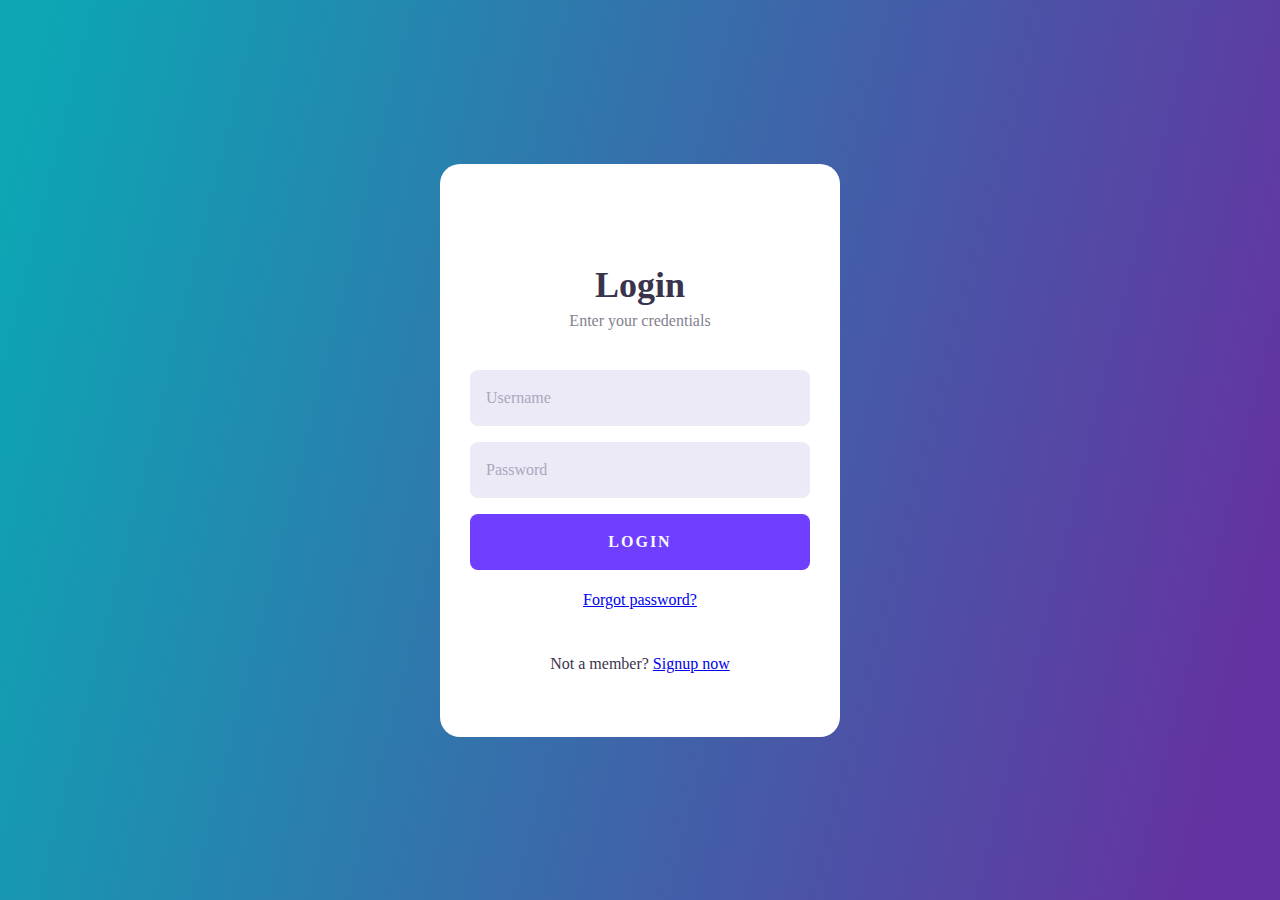
<file: college projects/Login and Sign up/login1.html>
<!DOCTYPE html>
<html lang="en">
<head>
    <meta charset="UTF-8">
    <meta http-equiv="X-UA-Compatible" content="IE=edge">
    <meta name="viewport" content="width=device-width, initial-scale=1.0">
    <title>Login Form</title>
    <link rel="stylesheet" href="login1.css" />
</head>
<body>
    <div class="login-card">
        <h2>Login</h2>
        <h3>Enter your credentials</h3>
        <form class="login-form">
            <input type="text" class="control" placeholder="Username" />
            <div class="password">
                <input type="password" class="control" placeholder="Password" />
                <button class="toggle" type="button" onclick="togglePassword(this)"></button>
            </div>
            <button class="control">LOGIN</button>
            <div class="pass-link"><a href="#">Forgot password?</a></div>
            <div class="signup-link">Not a member? <a href="signup.html">Signup now</a>             <!--linking to sign-up page-->
            </div>
        </form>
    </div>
    <script src="login1.js"></script>
</body>
</html>
</file>
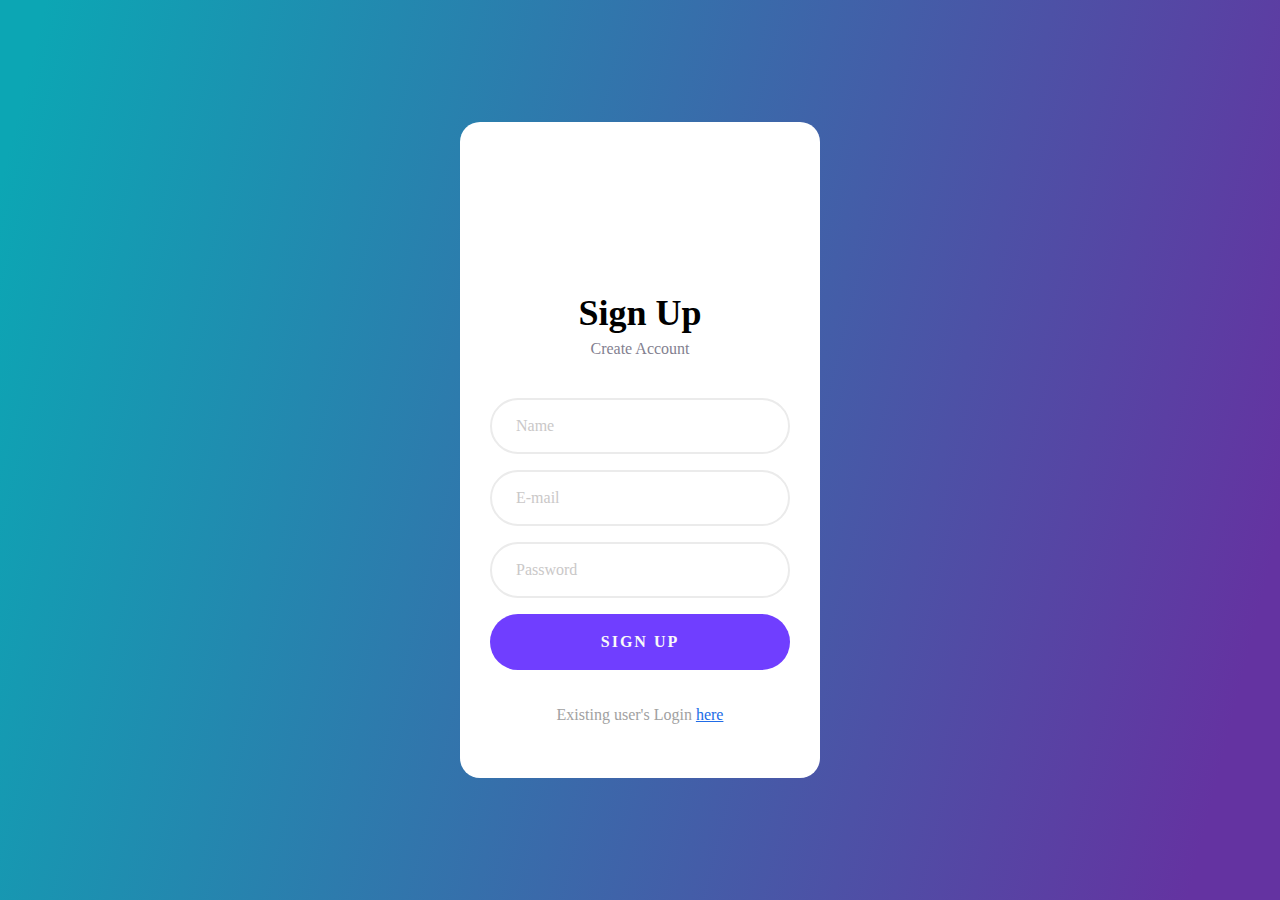
<file: college projects/Login and Sign up/signup.html>
<!DOCTYPE html>
<html lang="en">
<head>
    <meta charset="UTF-8">
    <meta http-equiv="X-UA-Compatible" content="IE=edge">
    <meta name="viewport" content="width=device-width, initial-scale=1.0">
    <title>Sign Up</title>
    <link rel="stylesheet" href="signup.css">
</head>
<body>
    <div class="background">
        <div class="card">
            <h2>Sign Up</h2>
            <h3>Create Account</h3>
            <form class="form">
                <input type="text" placeholder="Name" />
                <input type="email" placeholder="E-mail" />
                <input type="password" placeholder="Password" />
                <button type="submit">SIGN UP</button>
            </form>
            <footer>Existing user's Login <a href="login1.html">here</a></footer>
        </div>
    </div>
</body>
</html>
</file>
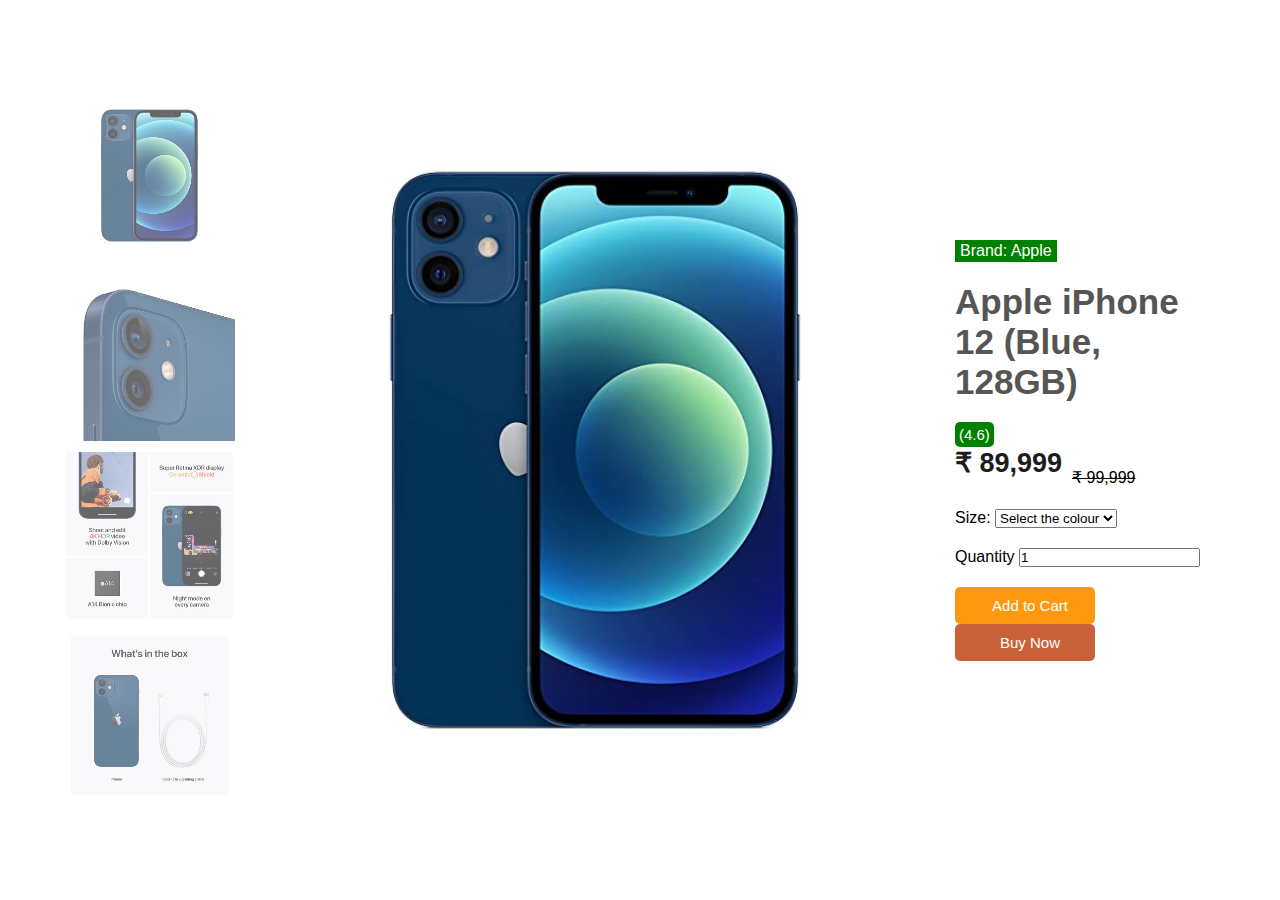
<file: college projects/Product page/product.html>
<!DOCTYPE html>
<html lang="en">
<head>
    <meta charset="UTF-8">
    <meta http-equiv="X-UA-Compatible" content="IE=edge">
    <meta name="viewport" content="width=device-width, initial-scale=1.0">
    <title>Product Details</title>
    <link rel="stylesheet" href="product.css">      <!--css linking-->
    <!-- <link href=""> -->
</head>
<body>
    <div class="container">
        <div class="wrapper">
            <div class="product-box">
                <div class="all-images">
                <div class="small-images">
                    <img src="ap1.jpg" onclick="clickimg(this)">
                    <img src="ap2.jpg" onclick="clickimg(this)">
                    <img src="ap3.jpg" onclick="clickimg(this)">
                    <img src="ap4.jpg" onclick="clickimg(this)">
                </div>

                <div class="main-images">
                    <img src="ap1.jpg" id="imagebox">
                </div>
            </div>

            </div>

            <div class="text">
                <div class="content">
                    <p class="brand">Brand: Apple</p>
                    <h2>Apple iPhone 12 (Blue, 128GB)</h2>
                    <div class="review">
                        <span>(4.6)</span>
                        <span class="fa fa-star"></span>
                    </div>
                    <div class="price-box">
                        <p class="price">&#8377; 89,999</p>
                        
                        <strike>&#8377; 99,999</strike>
                    </div>
                    <p>Size: <select name="size">
                        <option value="Select colour">Select the colour</option>
                        <option value="black">Black</option>
                        <option value="red">Red</option>
                        <option value="blue">Blue</option>
                        <option value="purple">Purple</option>
                        <option value="green">Green</option>
                    </select></p>

                    <p>Quantity <input type="number" value="1"></p>

                    <button>
                        <span class="fa fa-shopping-cart"></span>
                        Add to Cart
                    </button>
                    <button class="Buy">
                        <span class="fa fa-shopping-cart"></span>
                        Buy Now
                    </button>
                </div>

            </div>
        </div>
    </div>
    
                <!-- java script -->
    <script>                            
        function clickimg(smallImg){
            var  fullimg = document.getElementById("imagebox");
            fullimg.src = smallImg.src
        }
    </script>
    
</body>
</html>
</file>
<file: college projects/Login and Sign up/login1.css>
*{
    box-sizing: border-box;
}

html, body, .wrapper{
    height: 100%;
}
@keyframes rotate {
    100% {
        background-position: 0% 50%;
    }
}

body{
    display: grid;
    place-items: center;
    margin: 0;
    background-image: linear-gradient( 103.9deg,  rgba(12,166,180,1) 3%, rgba(100,51,161,1) 93.9% );;
    background-repeat: no-repeat;
    background-size: cover;
    font-family: Poppins;
    color: #3a334e;
}

button{
    background: transparent;
    border: 0;
    cursor: pointer;
}

.control{
    border: 0;
    border-radius: 8px;
    outline: none;
    width: 100%;
    height: 56px;
    padding: 0 16px;
    background: #edeaf7;
    color: #5a4f79;
    font-family: inherit;
    font-size: 16px;
    transition: 0.4s;
}
.login-card{
    width: 400px;
    padding: 100px 30px 64px;
    border-radius: 1.25rem;
    background: #ffffff;
    text-align: center;
}
.login-card > h2{
    font-size: 36px;
    font-weight: 600;
    margin: 0 0 6px;
}
.login-card > h3{
    color: #837f90;
    margin: 0 0 40px;
    font-weight: 500;
    font-size: 1rem;
}

.login-form{
    width: 100%;
    margin: 0;
    display: grid;
    gap: 16px;
}
.login-form input.control::placeholder{
    color: #aaa7bc;
}
.login-form > button.control{
    cursor: pointer;
    width: 100%;
    height: 56px;
    padding: 0 16px;
    background: #703eff;
    color: #f6f9f9;
    border: 0;
    font-family: inherit;
    font-size: 1rem;
    font-weight: 600;
    text-align: center;
    letter-spacing: 2px;
    transition: all 0.375s;
}
.password{
    position: relative;
}
.toggle{
    position: absolute;
    top: 50%;
    right: 16px;
    translate: 0 -50%;
    width: 30px;
    height: 30px;
    background-image: url();
    background-size: 85%;
    background-position: center;
    background-repeat: no-repeat;
}
.toggle.showing{
    background-image: url();
}
.signup-link{
    text-align: center;
    margin-top: 30px;
}
.pass-link{
    margin-top: 5px;
}
</file>
<file: college projects/Login and Sign up/signup.css>
*{
    box-sizing: border-box;
}

html, body {
    height: 100%;
}

body{
    display: grid;
    place-items: center;
    margin: 0;
    padding: 0 32px;
    background-image: linear-gradient( 103.9deg,  rgba(12,166,180,1) 3%, rgba(100,51,161,1) 93.9% );
}

@media (width >= 500px){
    body{
        padding: 0;
    }
}

.card{
    overflow: hidden;
    position: relative;
    z-index: 3;
    width: 100%;
    margin: 0 20px;
    padding: 170px 30px 54px;
    border-radius: 1.25rem;
    background: #fff;
    text-align: center;
    box-shadow: 0 100px 100px rgb(0, 0, 0 / 10%);
}

@media (width >= 500px){
    .card {
        margin: 0;
        width: 360px;
    }
}
.card >h2 {
    font-size: 36px;
    font-weight: 600;
    margin: 0 0 6px;
}
.card > h3{
    color: #837f90;
    margin: 0 0 40px;
    font-weight: 500;
    font-size: 1rem;
}
.card > footer{
    color: #a1a1a1;
}
.card > footer > a{
    color: #216ce7;
}

.form{
    display: grid;
    gap: 16px;
    margin: 0 0 36px;
}
.form > input, .form > button{
    width: 100%;
    height: 56px;
    border-radius: 28px;
}
.form > input{
    border: 2px solid #ebebeb;
    font-family: inherit;
    font-size: 16px;
    padding: 0 24px;
    color: #11274c;
}
.form > input::placeholder{
    color: #cac8c8;
}
.form > button{
    cursor: pointer;
    width: 100%;
    height: 56px;
    padding: 0 16px;
    background: #703eff;
    color: #f9f9f9;
    border: 0;
    font-family: inherit;
    font-size: 1rem;
    font-weight: 600;
    text-align: center;
    letter-spacing: 2px;
    transition: all 0.375s;
}
</file>
<file: college projects/Product page/product.css>
*{
    margin: 0;
    padding: 0;
    font-family: sans-serif;
}

.container{
    width: 100%;
}

.wrapper{
    width: 90%;
    height: 100vh;
    margin: auto;
    display: flex;
    align-items: center;
    justify-content: space-evenly;
}

.text{
    flex-basis: 45%;
}

.all-images{
    height: 80vh;
    display: flex;
}

.small-images{
    display: flex;
    flex-direction: column;
}

.small-images img{
    height: 19vh;
    margin-bottom: 9px;
    cursor: pointer;
    opacity: 0.6;
}
.small-images img:hover{
    opacity: 1;
}

.main-images img{
    height: 100%;
}

p{
    margin-bottom: 20px;
}

.brand{
    background-color: #008000;
    width: fit-content;
    color: #fff;
    font-size: 16px;
    padding: 2px 5px;
}

h2{
    font-size: 35px;
    color: #555;
    margin-bottom: 20px;
}

.review{
    background-color: #008000;
    display: inline-block;
    color: #fff;
    padding: 4px;
    border-radius: 5px;
    font-size: 15px;
}

.review .fa{
    counter-reset: #fff;
}

.price{
    color: rgb(29, 28, 28);
    font-size: 27px;
    font-weight: bold;
    padding-bottom: 10px;
    padding-right: 10px;
} 

.price-box{
    display: flex;
    align-items: center;
}

.input{
    width: 30px;
    border: 1px solid #ccc;
    font-weight: bold;
    text-align: center;
}

button{
    width: 140px;
    color: #fff;
    font-size: 15px;
    outline: none;
    border:none;
    border-radius: 5px;
    background-color: #fe980f;
    padding: 10px 15px;
    box-sizing: border-box;
    cursor: pointer;
}

button .fa{
    margin-right: 10px;
}

.Buy{
    background-color: rgb(201, 97, 57);
}

@media only screen and (max-width: 1200px){
    .wrapper{
        flex-direction: column;
        height: auto;
        padding: 5% 0;
    }
    .text{
        padding-top: 50px;
    }
}

@media only screen and (max-width: 600px){
    .all-images{
        flex-direction: column;
        height: auto;
    }
    .small-images{
        flex-direction: row;
        justify-content: space-evenly;
        order: 1;
    }
    .product-box{
        width: 100%;
    }
    .main-images{
        width: 100px;
    }
    .small-images img{
        width: 25%;
    }
    h2{
        font-size: 25px;
    }
}
</file>
